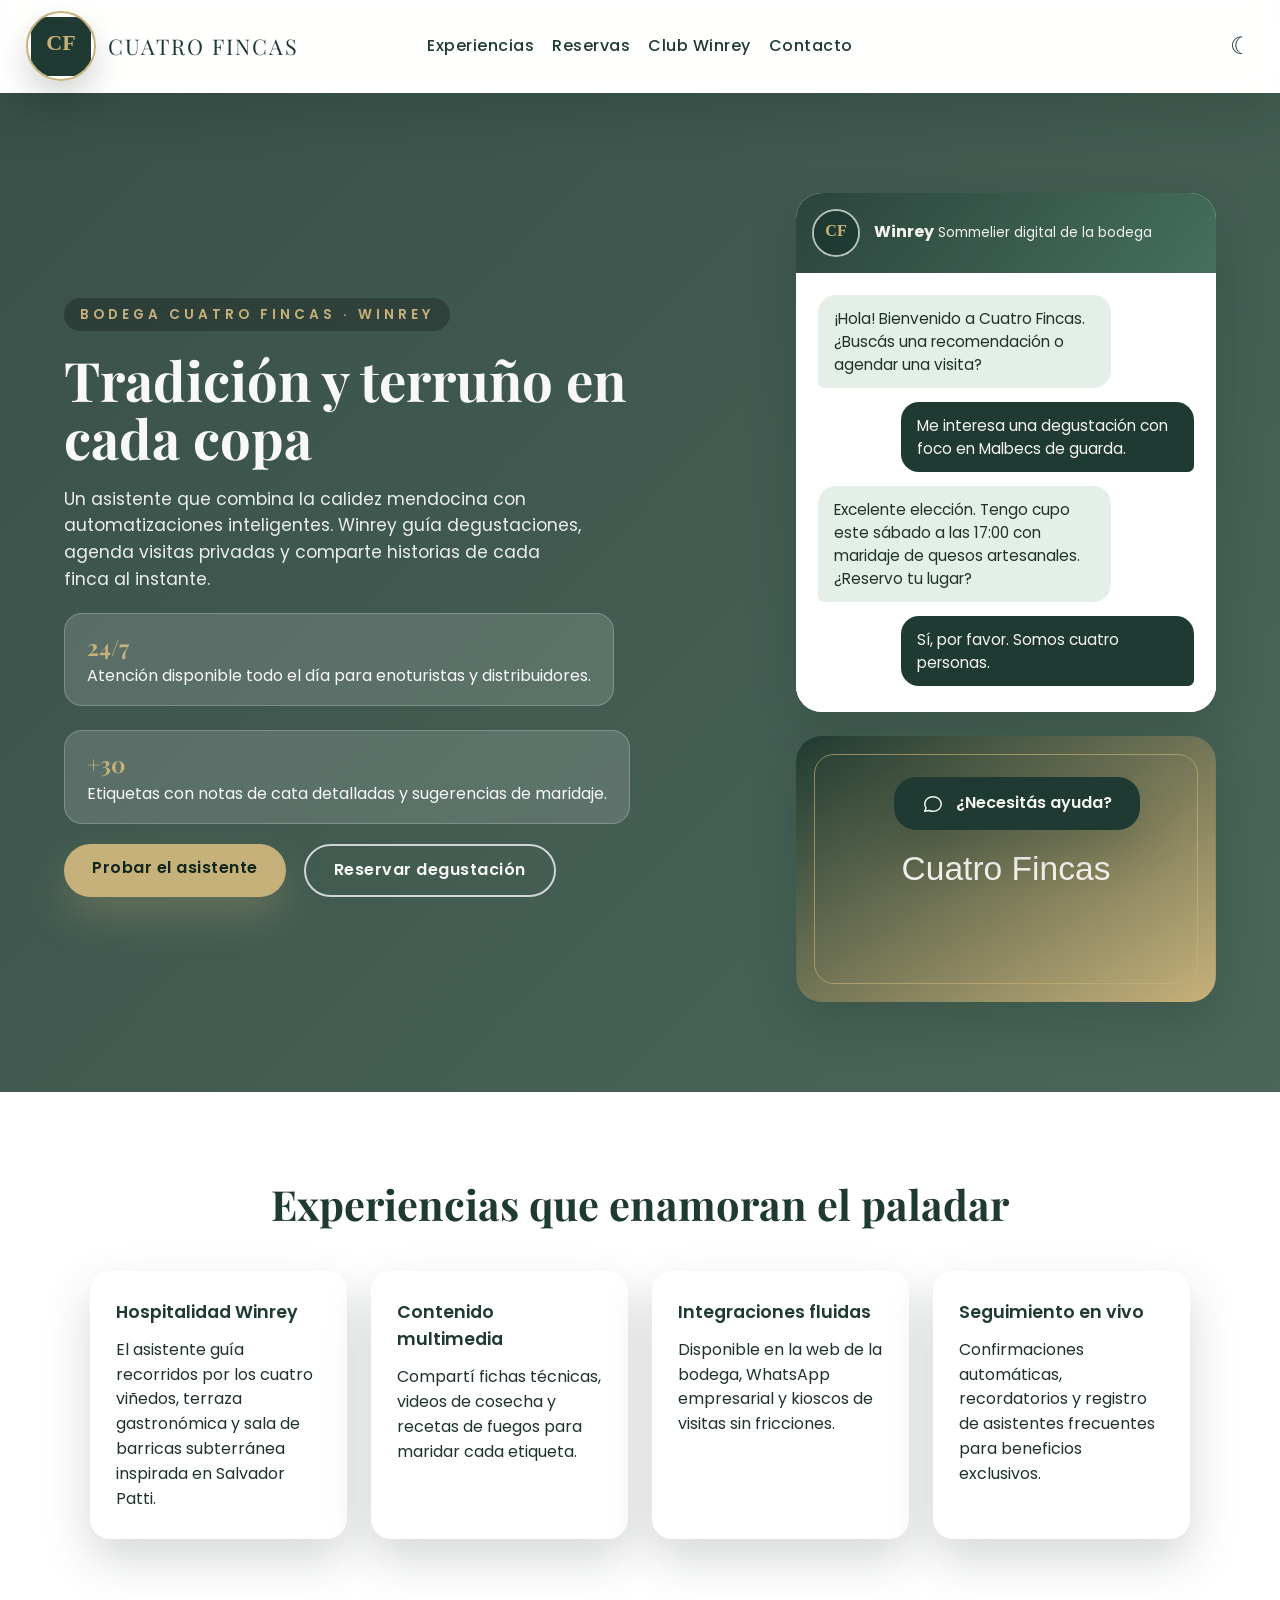
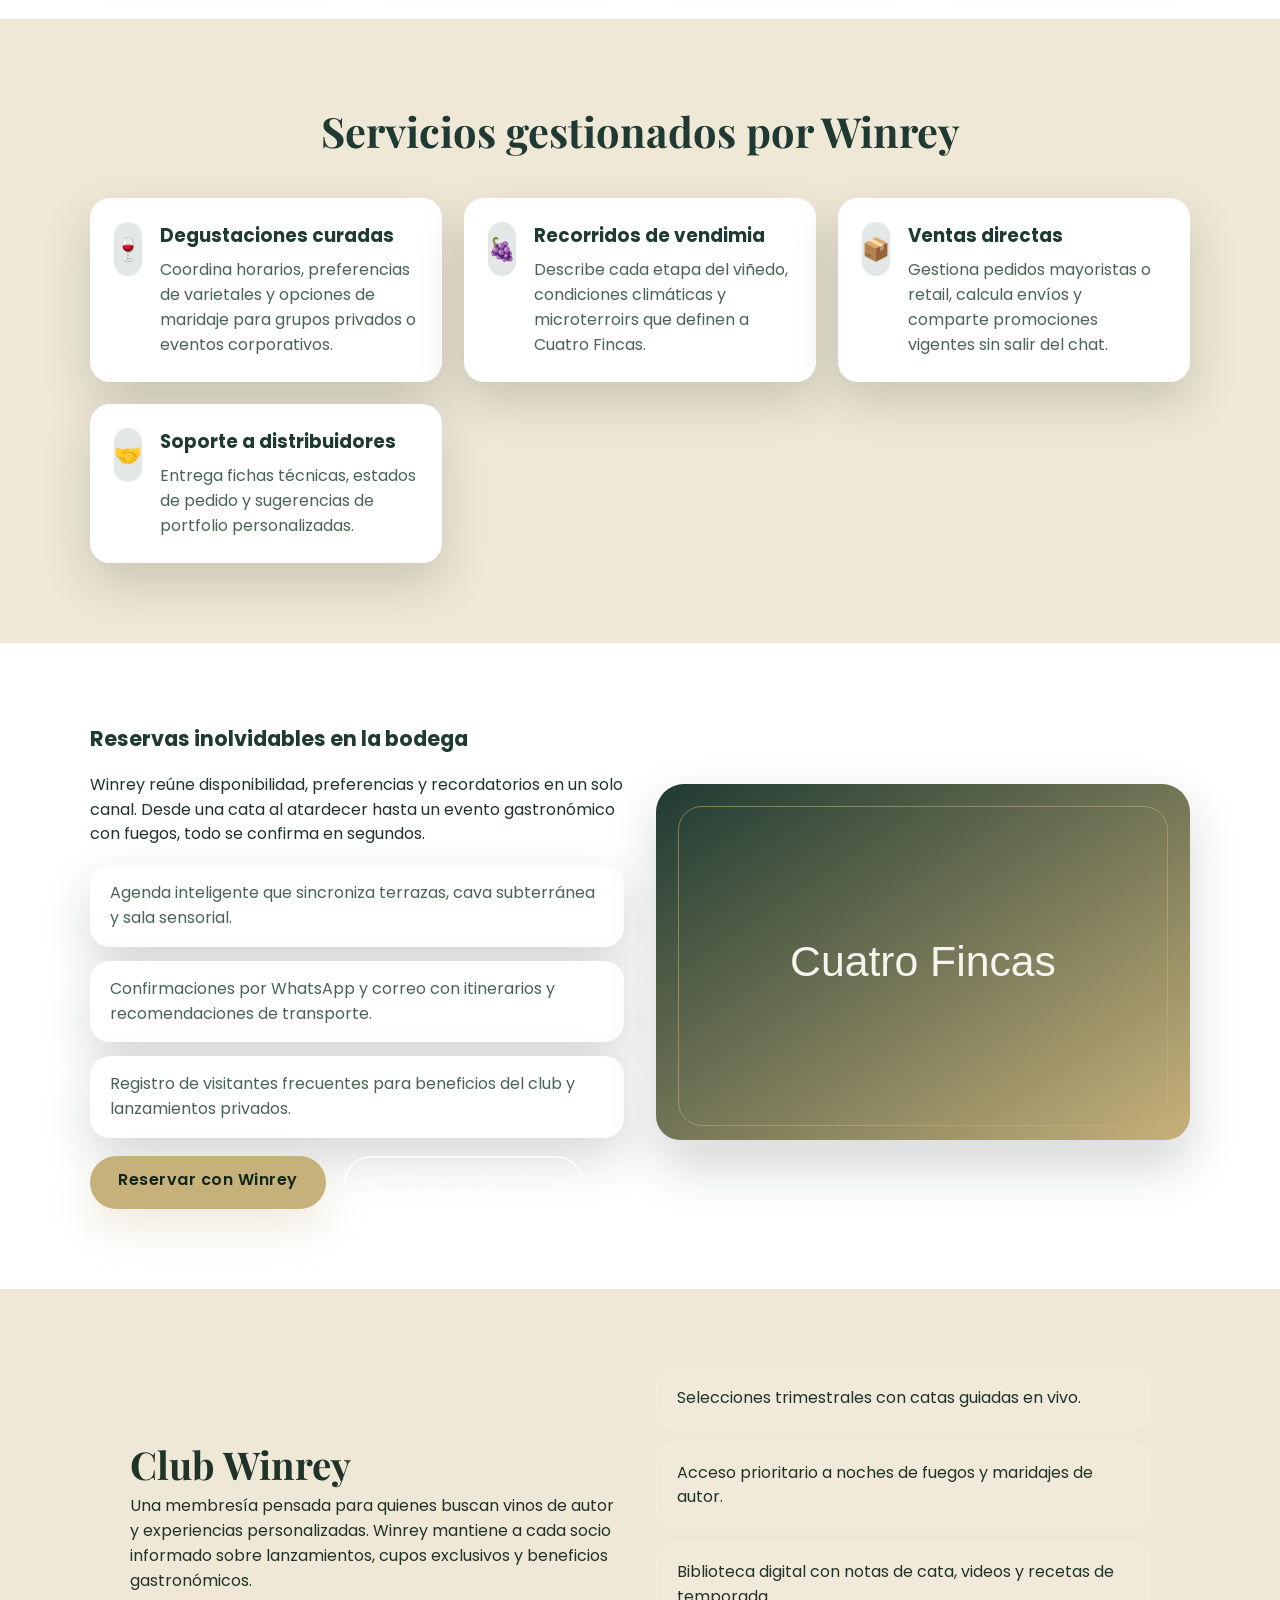
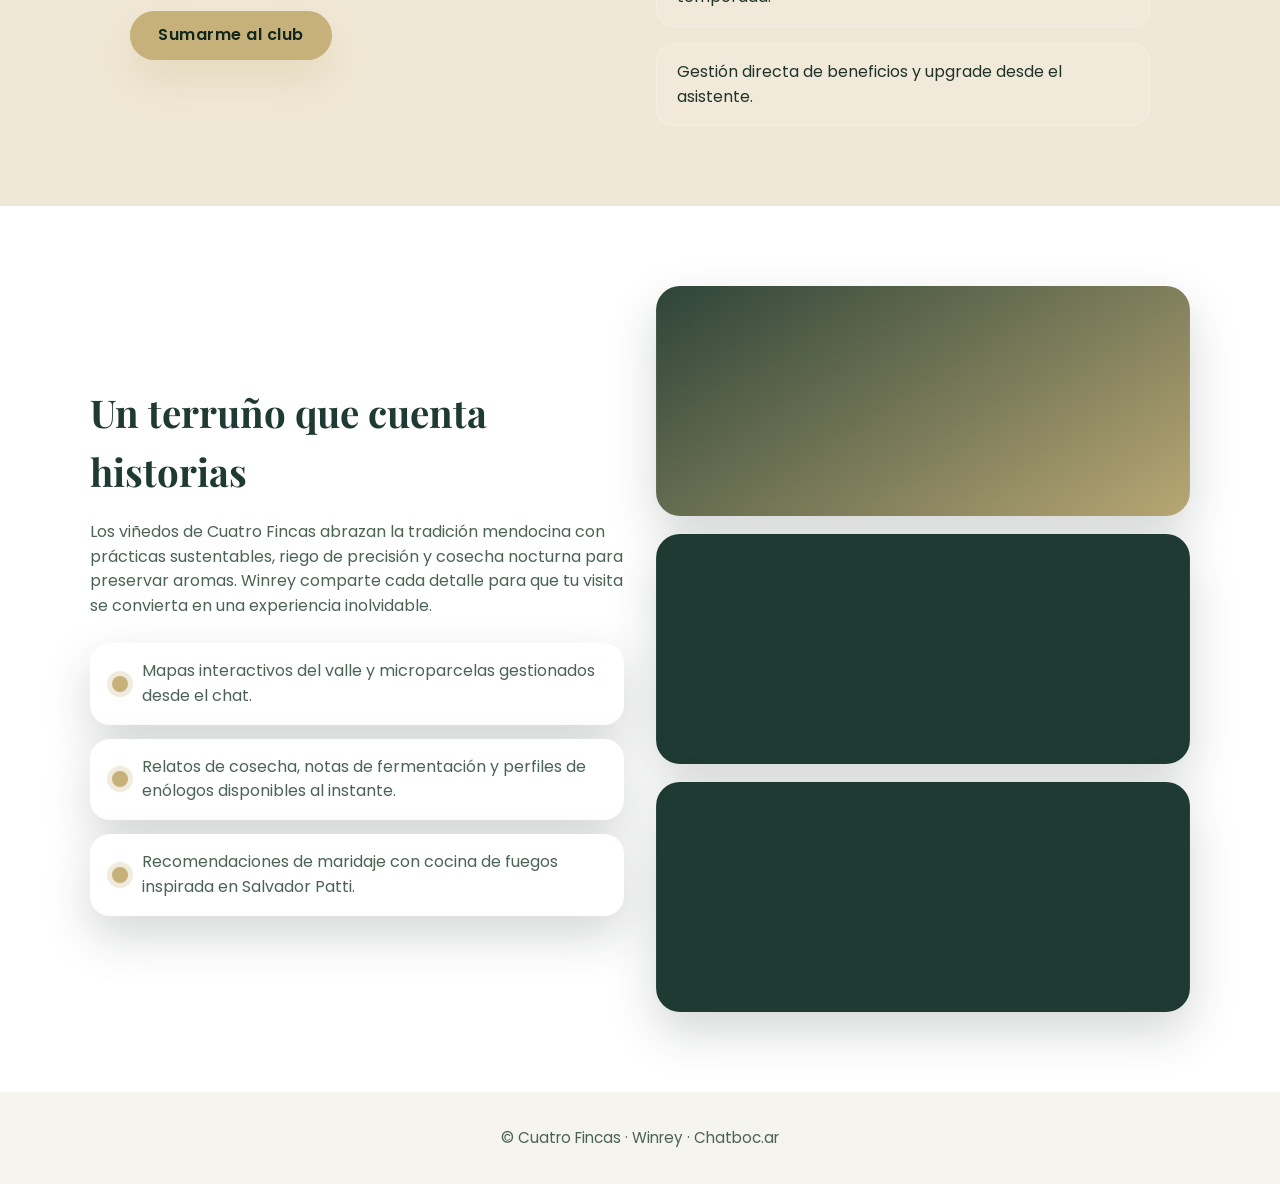
<file: cuatrofincas/bodega.html>
<!DOCTYPE html>
<html lang="es">
<head>
  <meta charset="UTF-8" />
  <title>Cuatro Fincas · Winrey</title>
  <link rel="icon" href="https://chatboc-demo-widget-oigs.vercel.app/cuatrofincas/CFlogo.png" type="image/png" />
  <meta name="viewport" content="width=device-width, initial-scale=1" />
  <link rel="preconnect" href="https://fonts.googleapis.com" />
  <link rel="preconnect" href="https://fonts.gstatic.com" crossorigin />
  <link href="https://fonts.googleapis.com/css2?family=Playfair+Display:wght@500;700&family=Poppins:wght@300;400;500;600&display=swap" rel="stylesheet" />
  <style>
    :root {
      --bosque:#1f3a32;
      --bosque-oscuro:#10261d;
      --bosque-suave:#2f5243;
      --acento:#c7b17a;
      --acento-suave:#f0e8d6;
      --txt:#1f3328;
      --txt-2:#4a6354;
      --fondo:#f6f4ef;
      --surface:#ffffff;
      --surface-tint:rgba(255,255,255,0.92);
      --bot-bg:#e4efe7;
      --radius:20px;
      --shadow:0 20px 48px rgba(16,38,29,0.18);
    }

    body.dark-mode {
      --bosque:#7fd0a1;
      --bosque-oscuro:#081912;
      --bosque-suave:#164530;
      --acento:#e6d296;
      --acento-suave:rgba(24,49,37,0.9);
      --txt:#e8f5ee;
      --txt-2:#b8d5c5;
      --fondo:#0b1913;
      --surface:#11251b;
      --surface-tint:rgba(17,37,27,0.92);
      --bot-bg:rgba(33,63,47,0.85);
      --shadow:0 24px 60px rgba(0,0,0,0.6);
    }

    * { box-sizing:border-box; margin:0; padding:0; }

    body {
      font-family:Poppins, sans-serif;
      background:var(--fondo);
      color:var(--txt);
      min-height:100vh;
      line-height:1.55;
      -webkit-font-smoothing:antialiased;
    }

    header {
      position:sticky;
      top:0;
      z-index:20;
      background:var(--surface-tint);
      backdrop-filter:blur(14px);
      padding:26px 42px;
      display:flex;
      align-items:center;
      justify-content:center;
      box-shadow:var(--shadow);
      position:relative;
    }

    body.dark-mode header { background:rgba(11,25,19,0.88); }

    .logo-wrap {
      position:absolute;
      left:26px;
      display:flex;
      align-items:center;
      gap:12px;
    }

    .logo-mark {
      width:70px;
      height:70px;
      border-radius:50%;
      border:2px solid var(--acento);
      background:linear-gradient(145deg, rgba(255,255,255,0.96), rgba(255,255,255,0.82));
      display:grid;
      place-items:center;
      overflow:hidden;
      box-shadow:0 16px 32px rgba(16,38,29,0.18);
      transition:transform 0.35s ease;
    }

    .logo-mark img { width:90%; height:90%; object-fit:contain; }
    .logo-wrap:hover .logo-mark { transform:scale(1.06) rotate(-4deg); }

    .logo-title {
      font-family:"Playfair Display", serif;
      font-size:1.35rem;
      letter-spacing:2px;
      text-transform:uppercase;
      color:var(--bosque);
    }

    nav {
      display:flex;
      gap:18px;
      flex-wrap:wrap;
      justify-content:center;
    }

    nav a {
      color:var(--bosque);
      text-decoration:none;
      font-weight:500;
      letter-spacing:0.5px;
      position:relative;
      padding:8px 0;
    }

    nav a::after {
      content:"";
      position:absolute;
      left:0;
      bottom:-6px;
      width:100%;
      height:2px;
      background:var(--acento);
      transform:scaleX(0);
      transform-origin:left;
      transition:transform 0.3s ease;
    }

    nav a:hover::after { transform:scaleX(1); }
    body.dark-mode nav a { color:var(--acento); }
    body.dark-mode nav a::after { background:var(--acento); }

    .menu-toggle {
      display:none;
      position:absolute;
      left:28px;
      background:transparent;
      border:none;
      cursor:pointer;
      flex-direction:column;
      gap:5px;
    }

    .menu-toggle span {
      width:28px;
      height:3px;
      background:var(--bosque);
      border-radius:2px;
      transition:background 0.3s ease;
    }

    body.dark-mode .menu-toggle span { background:var(--acento); }

    .theme-toggle {
      position:absolute;
      right:28px;
      background:transparent;
      border:none;
      cursor:pointer;
      font-size:1.5rem;
      color:var(--bosque);
      transition:transform 0.3s ease;
    }

    .theme-toggle:hover { transform:scale(1.1); }
    body.dark-mode .theme-toggle { color:var(--acento); }

    @media (max-width:880px) {
      header { padding:22px 24px; }
      .logo-wrap { position:static; }
      nav {
        display:none;
        flex-direction:column;
        align-items:center;
        position:absolute;
        top:100%;
        left:0;
        width:100%;
        background:var(--surface-tint);
        padding:22px 0;
        gap:14px;
        box-shadow:var(--shadow);
      }
      body.dark-mode nav { background:rgba(11,25,19,0.96); }
      nav.show { display:flex; }
      nav a { padding:6px 0; }
      .menu-toggle { display:flex; }
    }

    section {
      padding:80px 20px;
    }

    .hero {
      position:relative;
      padding:0;
      overflow:hidden;
    }

    .hero-bg {
      position:absolute;
      inset:0;
      background:linear-gradient(135deg, rgba(31,58,50,0.88), rgba(46,79,65,0.86));
    }

    .hero-bg::after {
      content:"";
      position:absolute;
      inset:0;
      background-image:url('https://images.unsplash.com/photo-1470784729663-66ad10f38e0a?auto=format&fit=crop&w=1600&q=80');
      background-size:cover;
      background-position:center;
      opacity:0.32;
    }

    .hero-inner {
      position:relative;
      max-width:1200px;
      margin:0 auto;
      padding:100px 24px 90px;
      display:grid;
      grid-template-columns:1.05fr 0.95fr;
      gap:46px;
      align-items:center;
    }

    .hero-copy {
      color:#f8f9f7;
      display:flex;
      flex-direction:column;
      gap:20px;
    }

    .hero-copy .eyebrow {
      text-transform:uppercase;
      letter-spacing:4px;
      font-weight:600;
      font-size:0.85rem;
      color:var(--acento);
      background:rgba(0,0,0,0.25);
      padding:6px 16px;
      border-radius:999px;
      align-self:flex-start;
    }

    .hero-copy h1 {
      font-family:"Playfair Display", serif;
      font-size:3.4rem;
      line-height:1.05;
    }

    .hero-copy p {
      font-size:1.08rem;
      max-width:520px;
      color:rgba(248,249,247,0.92);
    }

    .hero-stats {
      display:flex;
      gap:24px;
      flex-wrap:wrap;
    }

    .hero-stats .stat {
      background:rgba(255,255,255,0.14);
      border:1px solid rgba(255,255,255,0.22);
      border-radius:18px;
      padding:16px 22px;
      min-width:160px;
    }

    .stat strong {
      display:block;
      font-size:1.4rem;
      font-family:"Playfair Display", serif;
      color:var(--acento);
    }

    .cta-group {
      display:flex;
      gap:18px;
      flex-wrap:wrap;
    }

    .cta {
      padding:12px 28px;
      border-radius:999px;
      background:var(--acento);
      color:var(--bosque-oscuro);
      font-weight:600;
      letter-spacing:0.5px;
      text-decoration:none;
      box-shadow:0 20px 40px rgba(199,177,122,0.25);
      transition:transform 0.3s ease, box-shadow 0.3s ease, filter 0.3s ease;
    }

    .cta:hover {
      transform:translateY(-4px);
      box-shadow:0 26px 46px rgba(199,177,122,0.35);
      filter:brightness(1.05);
    }

    .cta.secondary {
      background:transparent;
      border:2px solid rgba(255,255,255,0.75);
      color:#f8f9f7;
      box-shadow:none;
    }

    .hero-media {
      display:flex;
      flex-direction:column;
      gap:24px;
      align-items:flex-end;
    }

    .chat-preview {
      width:100%;
      max-width:420px;
      border-radius:26px;
      overflow:hidden;
      box-shadow:var(--shadow);
      background:var(--surface);
      display:flex;
      flex-direction:column;
    }

    .chat-header {
      background:linear-gradient(130deg, rgba(31,58,50,0.95), rgba(60,104,84,0.95));
      color:#f6f4ef;
      padding:16px;
      display:flex;
      align-items:center;
      gap:14px;
    }

    .chat-header img {
      width:48px;
      height:48px;
      border-radius:50%;
      object-fit:cover;
      border:2px solid rgba(255,255,255,0.65);
    }

    .chat-body {
      padding:22px 22px 26px;
      display:flex;
      flex-direction:column;
      gap:14px;
      background:var(--surface);
    }

    .chat-bubble {
      padding:12px 16px;
      border-radius:18px;
      max-width:78%;
      font-size:0.96rem;
      line-height:1.5;
      opacity:0;
      animation:bubble-in 0.45s ease-out forwards;
    }

    .chat-bubble.bot {
      background:var(--bot-bg);
      color:var(--txt);
      align-self:flex-start;
      border-bottom-left-radius:6px;
    }

    .chat-bubble.user {
      background:var(--bosque);
      color:#f6f4ef;
      align-self:flex-end;
      border-bottom-right-radius:6px;
    }

    .chat-bubble:nth-child(1){animation-delay:0.4s;}
    .chat-bubble:nth-child(2){animation-delay:1.3s;}
    .chat-bubble:nth-child(3){animation-delay:2.2s;}
    .chat-bubble:nth-child(4){animation-delay:3.1s;}

    @keyframes bubble-in {
      from { opacity:0; transform:translateY(8px) scale(0.96); }
      to { opacity:1; transform:translateY(0) scale(1); }
    }

    .hero-photo {
      position:relative;
      width:100%;
      max-width:420px;
      border-radius:26px;
      overflow:hidden;
      box-shadow:var(--shadow);
    }

    .hero-photo img {
      width:100%;
      height:100%;
      object-fit:cover;
      display:block;
    }

    .hero-photo::after {
      content:"";
      position:absolute;
      inset:18px;
      border:1px solid rgba(199,177,122,0.65);
      border-radius:20px;
      pointer-events:none;
    }

    section.section-light { background:var(--surface); }
    section.section-tint { background:var(--acento-suave); }

    .section-inner {
      max-width:1100px;
      margin:0 auto;
      display:grid;
      gap:34px;
    }

    .section-inner > h2 {
      font-family:"Playfair Display", serif;
      font-size:2.6rem;
      text-align:center;
      color:var(--bosque);
    }

    .highlight-grid {
      display:grid;
      grid-template-columns:repeat(auto-fit, minmax(240px, 1fr));
      gap:24px;
    }

    .highlight-card {
      background:var(--surface);
      padding:28px 26px;
      border-radius:var(--radius);
      box-shadow:var(--shadow);
      display:flex;
      flex-direction:column;
      gap:12px;
      transition:transform 0.3s ease, box-shadow 0.3s ease;
    }

    .highlight-card:hover {
      transform:translateY(-6px);
      box-shadow:0 26px 48px rgba(16,38,29,0.2);
    }

    .highlight-card span {
      font-size:1.1rem;
      font-weight:600;
      color:var(--bosque);
    }

    .experience-grid {
      display:grid;
      grid-template-columns:repeat(auto-fit, minmax(280px, 1fr));
      gap:22px;
    }

    .experience-card {
      background:var(--surface);
      border-radius:var(--radius);
      padding:24px;
      display:flex;
      gap:18px;
      align-items:flex-start;
      box-shadow:var(--shadow);
      transition:transform 0.3s ease, box-shadow 0.3s ease;
    }

    .experience-card:hover {
      transform:translateY(-6px);
      box-shadow:0 24px 48px rgba(16,38,29,0.22);
    }

    .experience-icon {
      width:54px;
      height:54px;
      border-radius:16px;
      display:grid;
      place-items:center;
      background:rgba(31,58,50,0.12);
      color:var(--bosque);
      font-size:1.4rem;
    }

    .experience-card h3 {
      font-size:1.15rem;
      margin-bottom:8px;
      color:var(--bosque);
    }

    .experience-card p { color:var(--txt-2); }

    .terroir-inner {
      max-width:1100px;
      margin:0 auto;
      display:grid;
      grid-template-columns:repeat(auto-fit, minmax(320px, 1fr));
      gap:32px;
      align-items:center;
    }

    .terroir-copy {
      display:flex;
      flex-direction:column;
      gap:18px;
    }

    .terroir-copy p { color:var(--txt-2); }

    .terroir-list {
      list-style:none;
      display:grid;
      gap:14px;
      margin-top:6px;
    }

    .terroir-list li {
      background:var(--surface);
      padding:16px 20px 16px 52px;
      border-radius:var(--radius);
      position:relative;
      box-shadow:var(--shadow);
      color:var(--txt-2);
    }

    .terroir-list li::before {
      content:"";
      position:absolute;
      width:16px;
      height:16px;
      border-radius:50%;
      background:var(--acento);
      left:22px;
      top:50%;
      transform:translateY(-50%);
      box-shadow:0 0 0 5px rgba(199,177,122,0.25);
    }

    .terroir-gallery {
      display:grid;
      gap:18px;
    }

    .terroir-gallery img,
    .cellar-visual img {
      width:100%;
      height:230px;
      object-fit:cover;
      border-radius:24px;
      box-shadow:var(--shadow);
    }

    .reservas-inner {
      max-width:1100px;
      margin:0 auto;
      display:grid;
      grid-template-columns:repeat(auto-fit, minmax(320px, 1fr));
      gap:32px;
      align-items:center;
    }

    .cellar-info {
      display:flex;
      flex-direction:column;
      gap:18px;
    }

    .cellar-info h3 {
      font-size:1.3rem;
      color:var(--bosque);
    }

    .cellar-info ul {
      list-style:none;
      display:grid;
      gap:14px;
      padding:0;
    }

    .cellar-info li {
      background:var(--surface);
      padding:16px 20px;
      border-radius:var(--radius);
      color:var(--txt-2);
      box-shadow:var(--shadow);
    }

    .cellar-visual {
      position:relative;
      border-radius:28px;
      overflow:hidden;
      box-shadow:var(--shadow);
    }

    .cellar-visual img { height:100%; }

    .cellar-visual::after {
      content:"";
      position:absolute;
      inset:22px;
      border:1px solid rgba(199,177,122,0.55);
      border-radius:24px;
      pointer-events:none;
    }

    .club-section {
      background:linear-gradient(140deg, rgba(31,58,50,0.94), rgba(45,82,65,0.92));
      color:#f6f4ef;
    }

    .club-inner {
      max-width:1020px;
      margin:0 auto;
      display:grid;
      grid-template-columns:repeat(auto-fit, minmax(300px, 1fr));
      gap:32px;
      align-items:center;
    }

    .club-inner h2 {
      font-family:"Playfair Display", serif;
      font-size:2.4rem;
    }

    .club-perks {
      list-style:none;
      display:grid;
      gap:16px;
    }

    .club-perks li {
      background:rgba(255,255,255,0.12);
      border:1px solid rgba(255,255,255,0.22);
      border-radius:18px;
      padding:16px 20px;
    }

    footer {
      padding:34px 20px;
      text-align:center;
      color:var(--txt-2);
      font-size:0.95rem;
    }

    .help-tag {
      position:fixed;
      right:140px;
      bottom:70px;
      background:var(--bosque);
      color:#f6f4ef;
      padding:14px 28px;
      border-radius:22px;
      font-weight:600;
      box-shadow:var(--shadow);
      cursor:pointer;
      display:flex;
      align-items:center;
      gap:12px;
      transition:transform 0.3s ease;
      animation:float 4s ease-in-out infinite;
      z-index:9999;
    }

    .help-tag svg { width:22px; height:22px; }

    .help-tag:hover { transform:translateY(-4px) scale(1.03); }

    @keyframes float { 0%,100%{transform:translateY(0);} 50%{transform:translateY(-6px);} }

    @media (max-width:1040px) {
      .hero-inner { grid-template-columns:1fr; text-align:center; }
      .hero-copy { align-items:center; }
      .hero-copy .eyebrow { align-self:center; }
      .hero-copy p { max-width:640px; }
      .hero-stats { justify-content:center; }
      .hero-media { align-items:center; }
      .hero-photo::after { inset:16px; }
    }

    @media (max-width:680px) {
      section { padding:64px 18px; }
      .hero-inner { padding:90px 18px 80px; }
      .hero-copy h1 { font-size:2.6rem; }
      .chat-preview, .hero-photo { max-width:100%; }
      .help-tag { right:24px; bottom:110px; }
      .help-tag span { display:none; }
    }
  </style>
</head>
<body>
  <header>
    <button class="menu-toggle" aria-label="Menú"><span></span><span></span><span></span></button>
    <div class="logo-wrap">
      <div class="logo-mark">
        <img src="https://chatboc-demo-widget-oigs.vercel.app/cuatrofincas/CFlogo.png" alt="Cuatro Fincas" onerror="this.src=window.__FALLBACK_LOGO" />
      </div>
      <span class="logo-title">Cuatro Fincas</span>
    </div>
    <nav>
      <a href="#experiencias">Experiencias</a>
      <a href="#reservas">Reservas</a>
      <a href="#club">Club Winrey</a>
      <a href="#contacto">Contacto</a>
    </nav>
    <button id="themeToggle" class="theme-toggle" aria-label="Cambiar tema">☾</button>
  </header>

  <section class="hero" id="inicio">
    <div class="hero-bg" aria-hidden="true"></div>
    <div class="hero-inner">
      <div class="hero-copy">
        <span class="eyebrow">Bodega Cuatro Fincas · Winrey</span>
        <h1>Tradición y terruño en cada copa</h1>
        <p>Un asistente que combina la calidez mendocina con automatizaciones inteligentes. Winrey guía degustaciones, agenda visitas privadas y comparte historias de cada finca al instante.</p>
        <div class="hero-stats">
          <div class="stat">
            <strong>24/7</strong>
            Atención disponible todo el día para enoturistas y distribuidores.
          </div>
          <div class="stat">
            <strong>+30</strong>
            Etiquetas con notas de cata detalladas y sugerencias de maridaje.
          </div>
        </div>
        <div class="cta-group">
          <a class="cta" onclick="window.postMessage({type:'chatboc:open'}, '*')">Probar el asistente</a>
          <a class="cta secondary" href="#reservas">Reservar degustación</a>
        </div>
      </div>
      <div class="hero-media">
        <div class="chat-preview" aria-label="Vista previa del asistente Winrey">
          <div class="chat-header">
            <img src="https://chatboc-demo-widget-oigs.vercel.app/cuatrofincas/CFlogo.png" alt="Asistente Cuatro Fincas" onerror="this.src=window.__FALLBACK_LOGO" />
            <div>
              <strong>Winrey</strong>
              <small>Sommelier digital de la bodega</small>
            </div>
          </div>
          <div class="chat-body">
            <div class="chat-bubble bot">¡Hola! Bienvenido a Cuatro Fincas. ¿Buscás una recomendación o agendar una visita?</div>
            <div class="chat-bubble user">Me interesa una degustación con foco en Malbecs de guarda.</div>
            <div class="chat-bubble bot">Excelente elección. Tengo cupo este sábado a las 17:00 con maridaje de quesos artesanales. ¿Reservo tu lugar?</div>
            <div class="chat-bubble user">Sí, por favor. Somos cuatro personas.</div>
          </div>
        </div>
        <figure class="hero-photo" aria-label="Viñedos de Cuatro Fincas">
          <img src="https://images.unsplash.com/photo-1514361892635-6e122620e4c2?auto=format&fit=crop&w=900&q=80" alt="Terraza de degustación con vista al viñedo" loading="lazy" onerror="this.onerror=null;this.src='data:image/svg+xml,%3Csvg%20xmlns%3D%22http://www.w3.org/2000/svg%22%20viewBox%3D%220%200%20600%20380%22%3E%3Cdefs%3E%3ClinearGradient%20id%3D%22g%22%20x1%3D%220%25%22%20y1%3D%220%25%22%20x2%3D%22100%25%22%20y2%3D%22100%25%22%3E%3Cstop%20offset%3D%220%25%22%20stop-color%3D%22%231f3a32%22/%3E%3Cstop%20offset%3D%22100%25%22%20stop-color%3D%22%23c7b17a%22/%3E%3C/linearGradient%3E%3C/defs%3E%3Crect%20width%3D%22600%22%20height%3D%22380%22%20fill%3D%22url(%23g)%22/%3E%3Ctext%20x%3D%2250%25%22%20y%3D%2254%25%22%20fill%3D%22%23f6f4ef%22%20font-family%3D%22Poppins,Arial,sans-serif%22%20font-size%3D%2248%22%20text-anchor%3D%22middle%22%3ECuatro%20Fincas%3C/text%3E%3C/svg%3E';" />
        </figure>
      </div>
    </div>
  </section>

  <section class="section-light" id="experiencias">
    <div class="section-inner">
      <h2>Experiencias que enamoran el paladar</h2>
      <div class="highlight-grid">
        <div class="highlight-card">
          <span>Hospitalidad Winrey</span>
          <p>El asistente guía recorridos por los cuatro viñedos, terraza gastronómica y sala de barricas subterránea inspirada en Salvador Patti.</p>
        </div>
        <div class="highlight-card">
          <span>Contenido multimedia</span>
          <p>Compartí fichas técnicas, videos de cosecha y recetas de fuegos para maridar cada etiqueta.</p>
        </div>
        <div class="highlight-card">
          <span>Integraciones fluidas</span>
          <p>Disponible en la web de la bodega, WhatsApp empresarial y kioscos de visitas sin fricciones.</p>
        </div>
        <div class="highlight-card">
          <span>Seguimiento en vivo</span>
          <p>Confirmaciones automáticas, recordatorios y registro de asistentes frecuentes para beneficios exclusivos.</p>
        </div>
      </div>
    </div>
  </section>

  <section class="section-tint">
    <div class="section-inner">
      <h2>Servicios gestionados por Winrey</h2>
      <div class="experience-grid">
        <div class="experience-card">
          <div class="experience-icon">🍷</div>
          <div>
            <h3>Degustaciones curadas</h3>
            <p>Coordina horarios, preferencias de varietales y opciones de maridaje para grupos privados o eventos corporativos.</p>
          </div>
        </div>
        <div class="experience-card">
          <div class="experience-icon">🍇</div>
          <div>
            <h3>Recorridos de vendimia</h3>
            <p>Describe cada etapa del viñedo, condiciones climáticas y microterroirs que definen a Cuatro Fincas.</p>
          </div>
        </div>
        <div class="experience-card">
          <div class="experience-icon">📦</div>
          <div>
            <h3>Ventas directas</h3>
            <p>Gestiona pedidos mayoristas o retail, calcula envíos y comparte promociones vigentes sin salir del chat.</p>
          </div>
        </div>
        <div class="experience-card">
          <div class="experience-icon">🤝</div>
          <div>
            <h3>Soporte a distribuidores</h3>
            <p>Entrega fichas técnicas, estados de pedido y sugerencias de portfolio personalizadas.</p>
          </div>
        </div>
      </div>
    </div>
  </section>

  <section class="section-light" id="reservas">
    <div class="reservas-inner">
      <div class="cellar-info">
        <h3>Reservas inolvidables en la bodega</h3>
        <p>Winrey reúne disponibilidad, preferencias y recordatorios en un solo canal. Desde una cata al atardecer hasta un evento gastronómico con fuegos, todo se confirma en segundos.</p>
        <ul>
          <li>Agenda inteligente que sincroniza terrazas, cava subterránea y sala sensorial.</li>
          <li>Confirmaciones por WhatsApp y correo con itinerarios y recomendaciones de transporte.</li>
          <li>Registro de visitantes frecuentes para beneficios del club y lanzamientos privados.</li>
        </ul>
        <div class="cta-group">
          <a class="cta" onclick="window.postMessage({type:'chatboc:open'}, '*')">Reservar con Winrey</a>
          <a class="cta secondary" href="#contacto">Hablar con el equipo</a>
        </div>
      </div>
      <figure class="cellar-visual" aria-label="Sala de barricas de Cuatro Fincas">
        <img src="https://images.unsplash.com/photo-1502920917128-1aa500764b4d?auto=format&fit=crop&w=900&q=80" alt="Sala de barricas iluminada" loading="lazy" onerror="this.onerror=null;this.src='data:image/svg+xml,%3Csvg%20xmlns%3D%22http://www.w3.org/2000/svg%22%20viewBox%3D%220%200%20600%20400%22%3E%3Cdefs%3E%3ClinearGradient%20id%3D%22g%22%20x1%3D%220%25%22%20y1%3D%220%25%22%20x2%3D%22100%25%22%20y2%3D%22100%25%22%3E%3Cstop%20offset%3D%220%25%22%20stop-color%3D%22%231f3a32%22/%3E%3Cstop%20offset%3D%22100%25%22%20stop-color%3D%22%23c7b17a%22/%3E%3C/linearGradient%3E%3C/defs%3E%3Crect%20width%3D%22600%22%20height%3D%22400%22%20fill%3D%22url(%23g)%22/%3E%3Ctext%20x%3D%2250%25%22%20y%3D%2254%25%22%20fill%3D%22%23f6f4ef%22%20font-family%3D%22Poppins,Arial,sans-serif%22%20font-size%3D%2248%22%20text-anchor%3D%22middle%22%3ECuatro%20Fincas%3C/text%3E%3C/svg%3E';" />
      </figure>
    </div>
  </section>

  <section class="section-tint" id="club">
    <div class="club-inner">
      <div>
        <h2>Club Winrey</h2>
        <p>Una membresía pensada para quienes buscan vinos de autor y experiencias personalizadas. Winrey mantiene a cada socio informado sobre lanzamientos, cupos exclusivos y beneficios gastronómicos.</p>
        <div class="cta-group" style="margin-top:18px;">
          <a class="cta" onclick="window.postMessage({type:'chatboc:open'}, '*')">Sumarme al club</a>
        </div>
      </div>
      <ul class="club-perks">
        <li>Selecciones trimestrales con catas guiadas en vivo.</li>
        <li>Acceso prioritario a noches de fuegos y maridajes de autor.</li>
        <li>Biblioteca digital con notas de cata, videos y recetas de temporada.</li>
        <li>Gestión directa de beneficios y upgrade desde el asistente.</li>
      </ul>
    </div>
  </section>

  <section class="section-light" id="contacto">
    <div class="terroir-inner">
      <div class="terroir-copy">
        <h2 style="font-family:'Playfair Display', serif; font-size:2.4rem; color:var(--bosque);">Un terruño que cuenta historias</h2>
        <p>Los viñedos de Cuatro Fincas abrazan la tradición mendocina con prácticas sustentables, riego de precisión y cosecha nocturna para preservar aromas. Winrey comparte cada detalle para que tu visita se convierta en una experiencia inolvidable.</p>
        <ul class="terroir-list">
          <li>Mapas interactivos del valle y microparcelas gestionados desde el chat.</li>
          <li>Relatos de cosecha, notas de fermentación y perfiles de enólogos disponibles al instante.</li>
          <li>Recomendaciones de maridaje con cocina de fuegos inspirada en Salvador Patti.</li>
        </ul>
      </div>
      <div class="terroir-gallery" aria-label="Galería inspirada en Cuatro Fincas">
        <img src="https://images.unsplash.com/photo-1524592094714-0f0654e20314?auto=format&fit=crop&w=800&q=80" alt="Camino entre viñedos" loading="lazy" onerror="this.onerror=null;this.src='data:image/svg+xml,%3Csvg%20xmlns%3D%22http://www.w3.org/2000/svg%22%20viewBox%3D%220%200%20580%20380%22%3E%3Cdefs%3E%3ClinearGradient%20id%3D%22g%22%20x1%3D%220%25%22%20y1%3D%220%25%22%20x2%3D%22100%25%22%20y2%3D%22100%25%22%3E%3Cstop%20offset%3D%220%25%22%20stop-color%3D%22%231f3a32%22/%3E%3Cstop%20offset%3D%22100%25%22%20stop-color%3D%22%23c7b17a%22/%3E%3C/linearGradient%3E%3C/defs%3E%3Crect%20width%3D%22580%22%20height%3D%22380%22%20fill%3D%22url(%23g)%22/%3E%3C/svg%3E';" />
        <img src="https://images.unsplash.com/photo-1523365280197-f1783db9fe62?auto=format&fit=crop&w=800&q=80" alt="Detalle de cata con copas de vino" loading="lazy" onerror="this.onerror=null;this.src='data:image/svg+xml,%3Csvg%20xmlns%3D%22http://www.w3.org/2000/svg%22%20viewBox%3D%220%200%20580%20380%22%3E%3Crect%20width%3D%22580%22%20height%3D%22380%22%20fill%3D%22%231f3a32%22/%3E%3C/svg%3E';" />
        <img src="https://images.unsplash.com/photo-1444723121867-7a241cacace9?auto=format&fit=crop&w=800&q=80" alt="Barricas alineadas" loading="lazy" onerror="this.onerror=null;this.src='data:image/svg+xml,%3Csvg%20xmlns%3D%22http://www.w3.org/2000/svg%22%20viewBox%3D%220%200%20580%20380%22%3E%3Crect%20width%3D%22580%22%20height%3D%22380%22%20fill%3D%22%231f3a32%22/%3E%3C/svg%3E';" />
      </div>
    </div>
  </section>

  <footer>
    © Cuatro Fincas · Winrey · Chatboc.ar
  </footer>

  <div class="help-tag" onclick="window.postMessage({type:'chatboc:open'}, '*')">
    <svg fill="none" stroke="currentColor" viewBox="0 0 24 24" xmlns="http://www.w3.org/2000/svg"><path stroke-linecap="round" stroke-linejoin="round" stroke-width="1.6" d="M21 12c0 4.418-4.03 8-9 8a9.863 9.863 0 01-4.255-.949L3 20l1.395-3.72C3.512 15.042 3 13.574 3 12c0-4.418 4.03-8 9-8s9 3.582 9 8z"/></svg>
    <span class="help-text">¿Necesitás ayuda?</span>
  </div>

  <script>
    document.addEventListener('DOMContentLoaded', () => {
      window.__FALLBACK_LOGO = 'data:image/svg+xml;utf8,' + encodeURIComponent(`<svg xmlns="http://www.w3.org/2000/svg" width="240" height="240"><rect width="240" height="240" rx="32" fill="#1f3a32"/><text x="50%" y="56%" text-anchor="middle" font-family="Playfair Display" font-size="88" fill="#c7b17a" font-weight="700">CF</text></svg>`);

      const OWNER_TOKEN = 'eyJhbGciOiJIUzI1NiIsInR5cCI6IkpXVCJ9.eyJ1c2VyX2lkIjoyMiwiZXhwIjoxNzU5NTI0NzY0fQ.N9ImbOUlWQkiVGqBNsx2oyzoFChwllX7ljlyhw-n-jk';
      let currentScript = null;

      const toggle = document.querySelector('.menu-toggle');
      const nav = document.querySelector('nav');
      if (toggle && nav) {
        toggle.addEventListener('click', () => nav.classList.toggle('show'));
      }

      const themeToggle = document.getElementById('themeToggle');
      if (themeToggle) {
        themeToggle.addEventListener('click', () => {
          document.body.classList.toggle('dark-mode');
          themeToggle.textContent = document.body.classList.contains('dark-mode') ? '☀' : '☾';
          injectWidget();
        });
      }

      async function clearCaches() {
        try {
          Object.keys(localStorage).forEach(key => { if (key.includes('chatboc')) localStorage.removeItem(key); });
          Object.keys(sessionStorage).forEach(key => { if (key.includes('chatboc')) sessionStorage.removeItem(key); });
          if (indexedDB && indexedDB.databases) {
            const dbs = await indexedDB.databases();
            dbs.forEach(db => { if (db.name && db.name.includes('chatboc')) indexedDB.deleteDatabase(db.name); });
          }
          if (navigator.serviceWorker && navigator.serviceWorker.getRegistrations) {
            const regs = await navigator.serviceWorker.getRegistrations();
            regs.forEach(r => r.unregister());
          }
        } catch (err) {
          console.warn('No se pudo limpiar la caché del widget', err);
        }
      }

      async function injectWidget() {
        if (currentScript) currentScript.remove();
        if (window.chatbocDestroyWidget) {
          window.chatbocDestroyWidget(OWNER_TOKEN);
        }

        await clearCaches();

        const isMobile = window.matchMedia('(max-width:768px)').matches;
        const launcherSize = isMobile ? '88px' : '120px';
        const theme = document.body.classList.contains('dark-mode') ? 'dark' : 'light';

        const script = document.createElement('script');
        script.src = 'https://chatboc.ar/widget.js?v=' + Date.now();
        script.async = true;
        script.setAttribute('data-owner-token', OWNER_TOKEN);
        script.setAttribute('data-api-base', 'https://chatboc.ar');
        script.setAttribute('data-default-open', 'false');
        script.setAttribute('data-width', '460px');
        script.setAttribute('data-height', '680px');
        script.setAttribute('data-closed-width', launcherSize);
        script.setAttribute('data-closed-height', launcherSize);
        script.setAttribute('data-bottom', '20px');
        script.setAttribute('data-right', '20px');
        script.setAttribute('data-endpoint', 'pyme');
        script.setAttribute('data-primary-color', '#1f3a32');
        script.setAttribute('data-accent-color', '#c7b17a');
        script.setAttribute('data-theme', theme);
        script.setAttribute('data-logo-url', 'https://chatboc-demo-widget-oigs.vercel.app/cuatrofincas/CFlogo.png');
        script.setAttribute('data-header-logo-url', 'https://chatboc-demo-widget-oigs.vercel.app/cuatrofincas/CFlogo.png');
        script.setAttribute('data-welcome-title', 'Hola, soy Winrey');
        script.setAttribute('data-welcome-subtitle', 'Tu asistente de Cuatro Fincas');
        script.setAttribute('data-allow-attachments', 'true');
        script.setAttribute('data-allow-location', 'true');
        script.setAttribute('data-allow-audio', 'true');

        script.onload = () => enhanceLauncher();
        script.onerror = () => console.error('No se pudo cargar el widget de Chatboc');

        document.body.appendChild(script);
        currentScript = script;
      }

      function enhanceLauncher() {
        const launcher = document.querySelector('[id^="chatboc-launcher"],[class*="chatboc-launcher"]');
        if (!launcher) {
          setTimeout(enhanceLauncher, 400);
          return;
        }
        launcher.style.transition = 'transform 0.35s ease, box-shadow 0.35s ease';
        launcher.style.boxShadow = '0 0 0 3px rgba(199,177,122,0.45)';
        launcher.addEventListener('mouseenter', () => launcher.style.transform = 'scale(1.08) rotate(3deg)');
        launcher.addEventListener('mouseleave', () => launcher.style.transform = 'scale(1) rotate(0deg)');
        launcher.addEventListener('mousedown', () => launcher.style.transform = 'scale(0.94) rotate(-3deg)');
        launcher.addEventListener('mouseup', () => launcher.style.transform = 'scale(1.06) rotate(2deg)');
      }

      const helpTag = document.querySelector('.help-tag');
      const phrases = [
        '¿Necesitás ayuda?',
        '¿Reservamos tu cata?',
        '¿Querés conocer un vino?',
        '¿Coordinar visita privada?'
      ];
      if (helpTag) {
        const textEl = helpTag.querySelector('.help-text');
        let index = 0;
        setInterval(() => {
          textEl.style.opacity = 0;
          setTimeout(() => {
            index = (index + 1) % phrases.length;
            textEl.textContent = phrases[index];
            textEl.style.opacity = 1;
          }, 250);
        }, 4200);
      }

      injectWidget();
    });
  </script>
</body>
</html>
</file>
